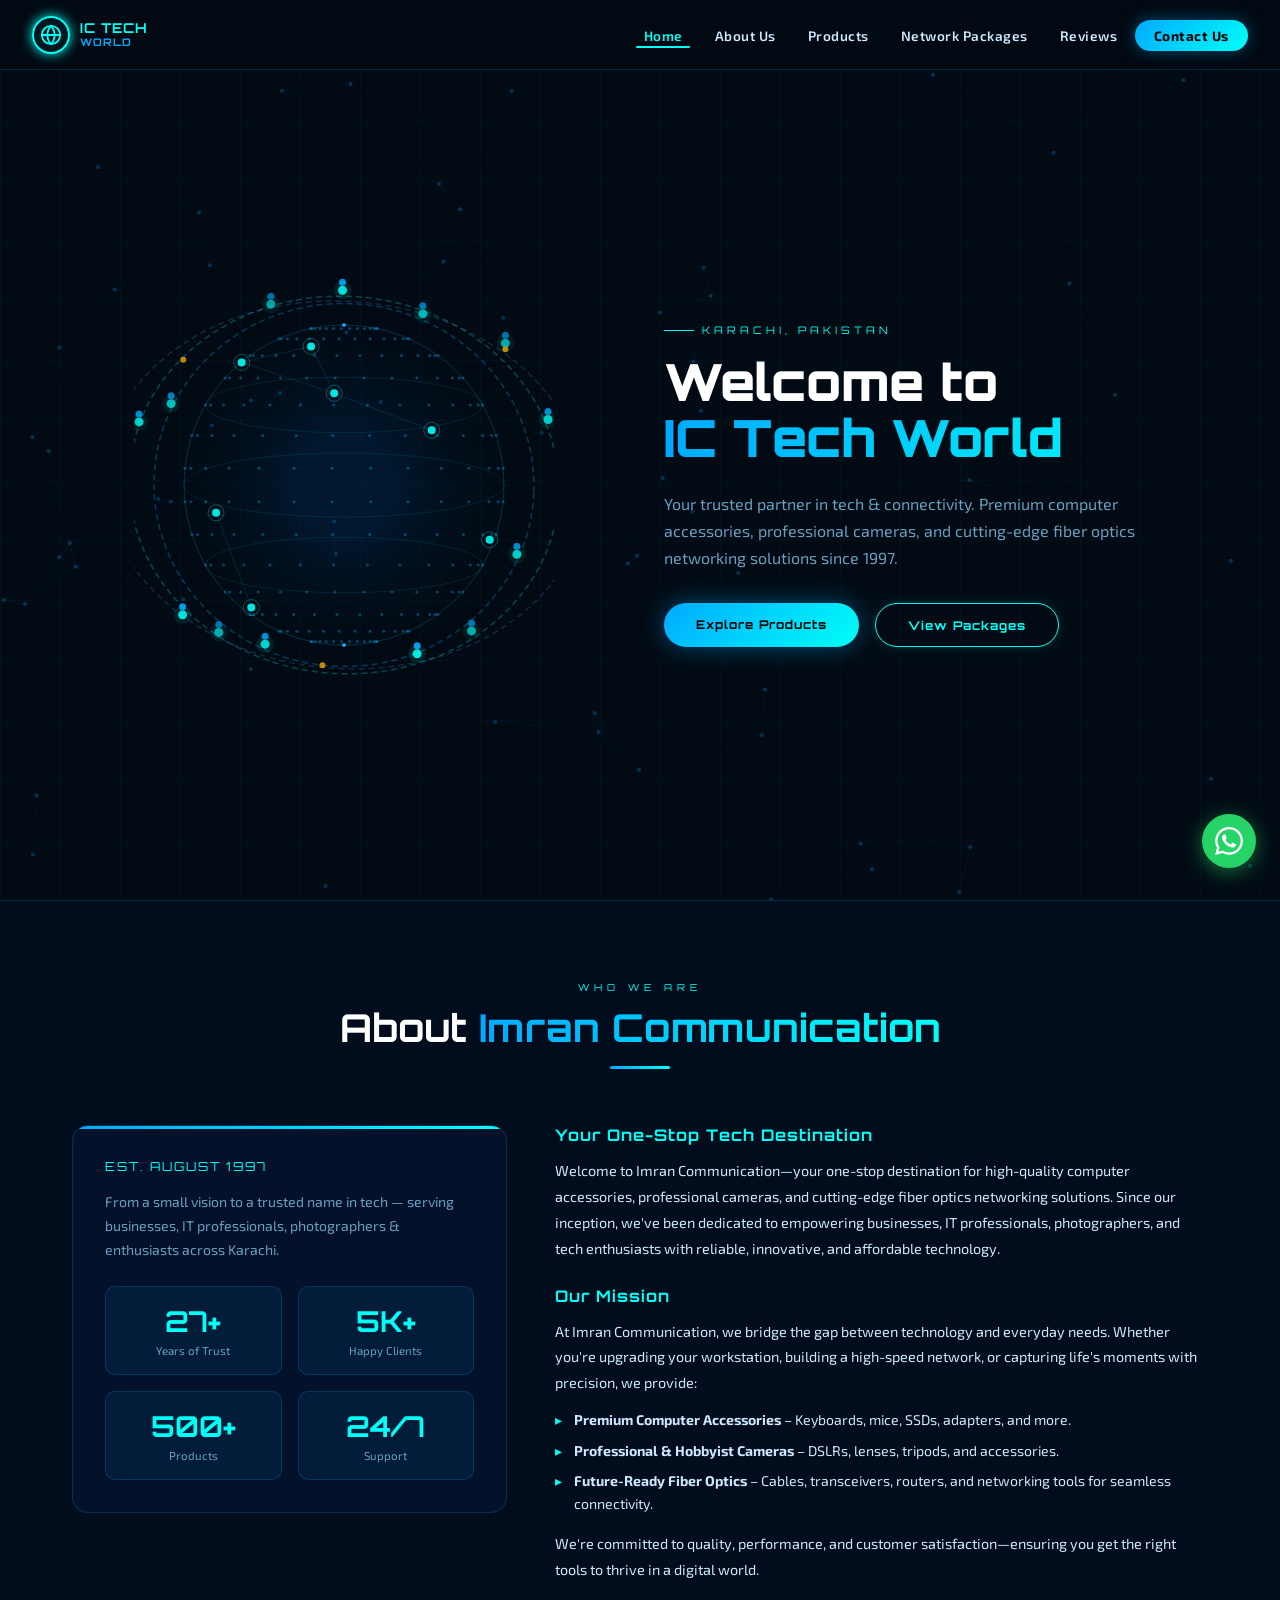
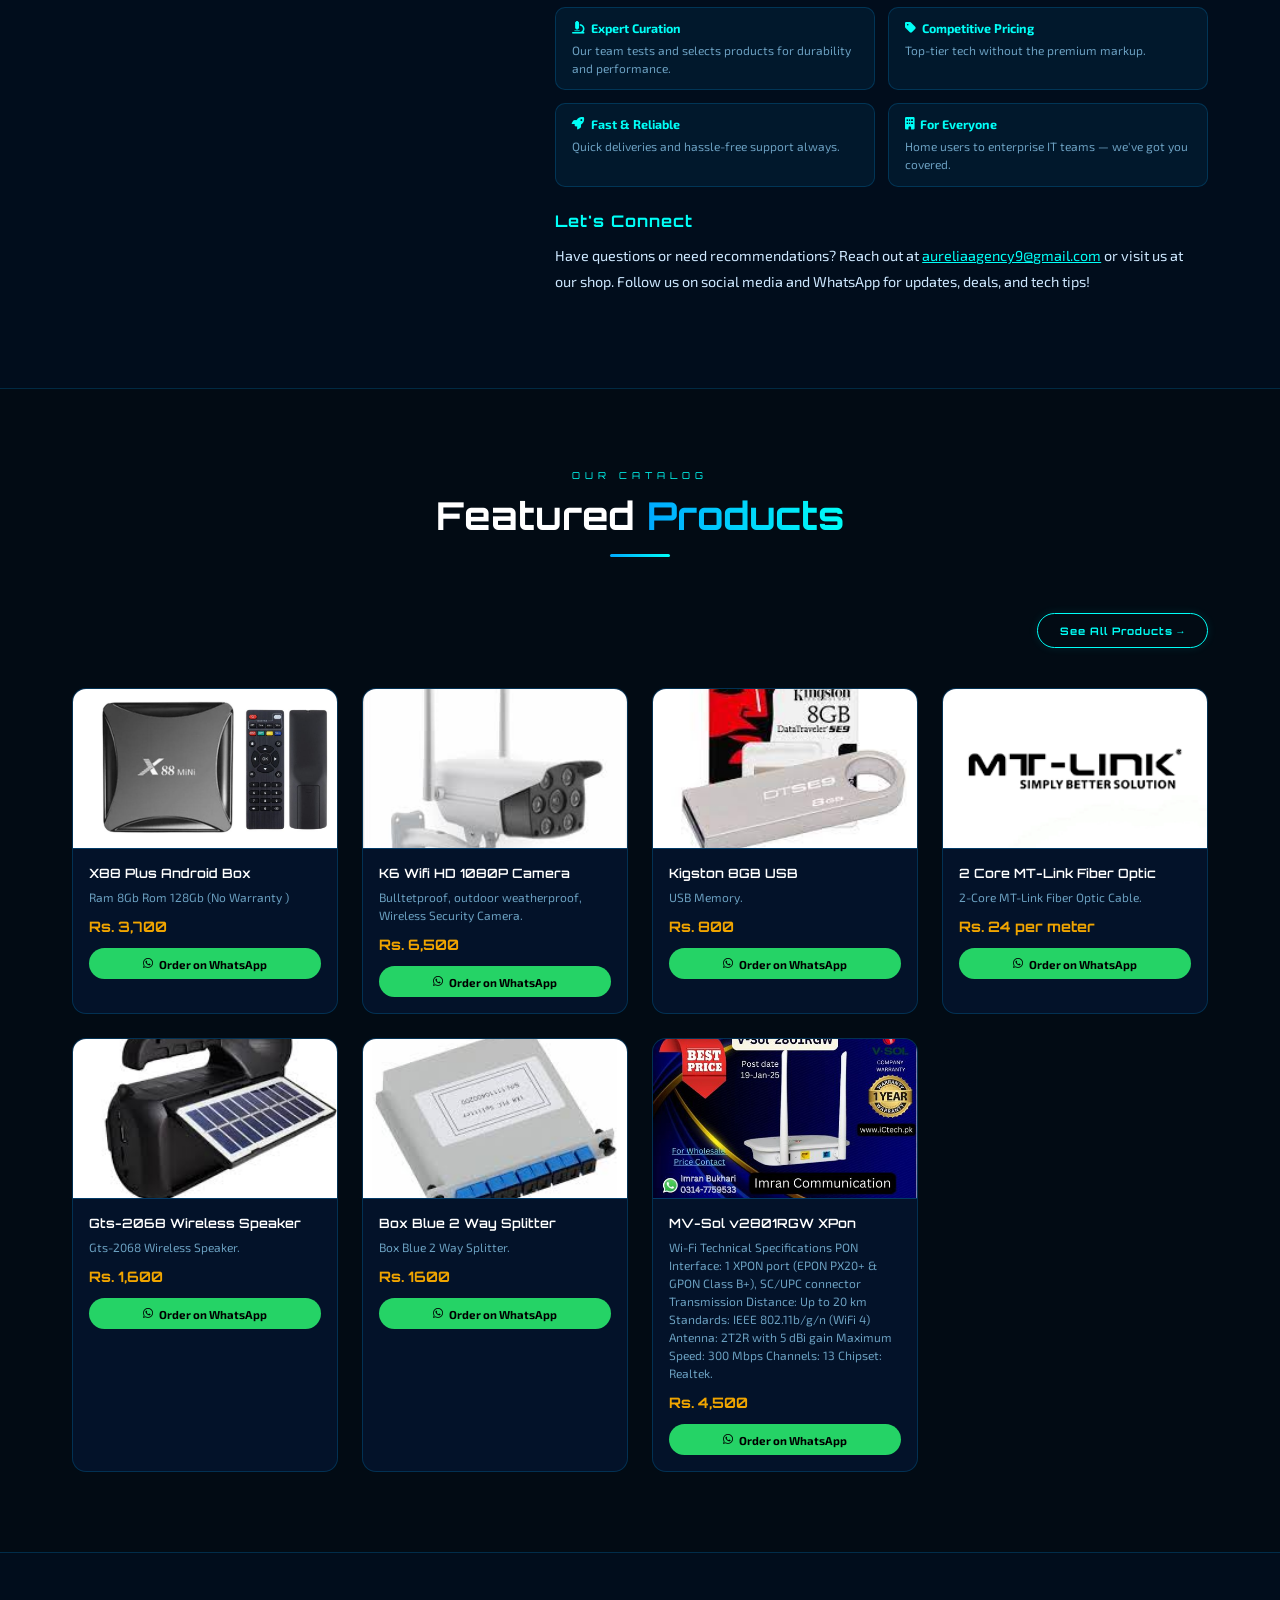
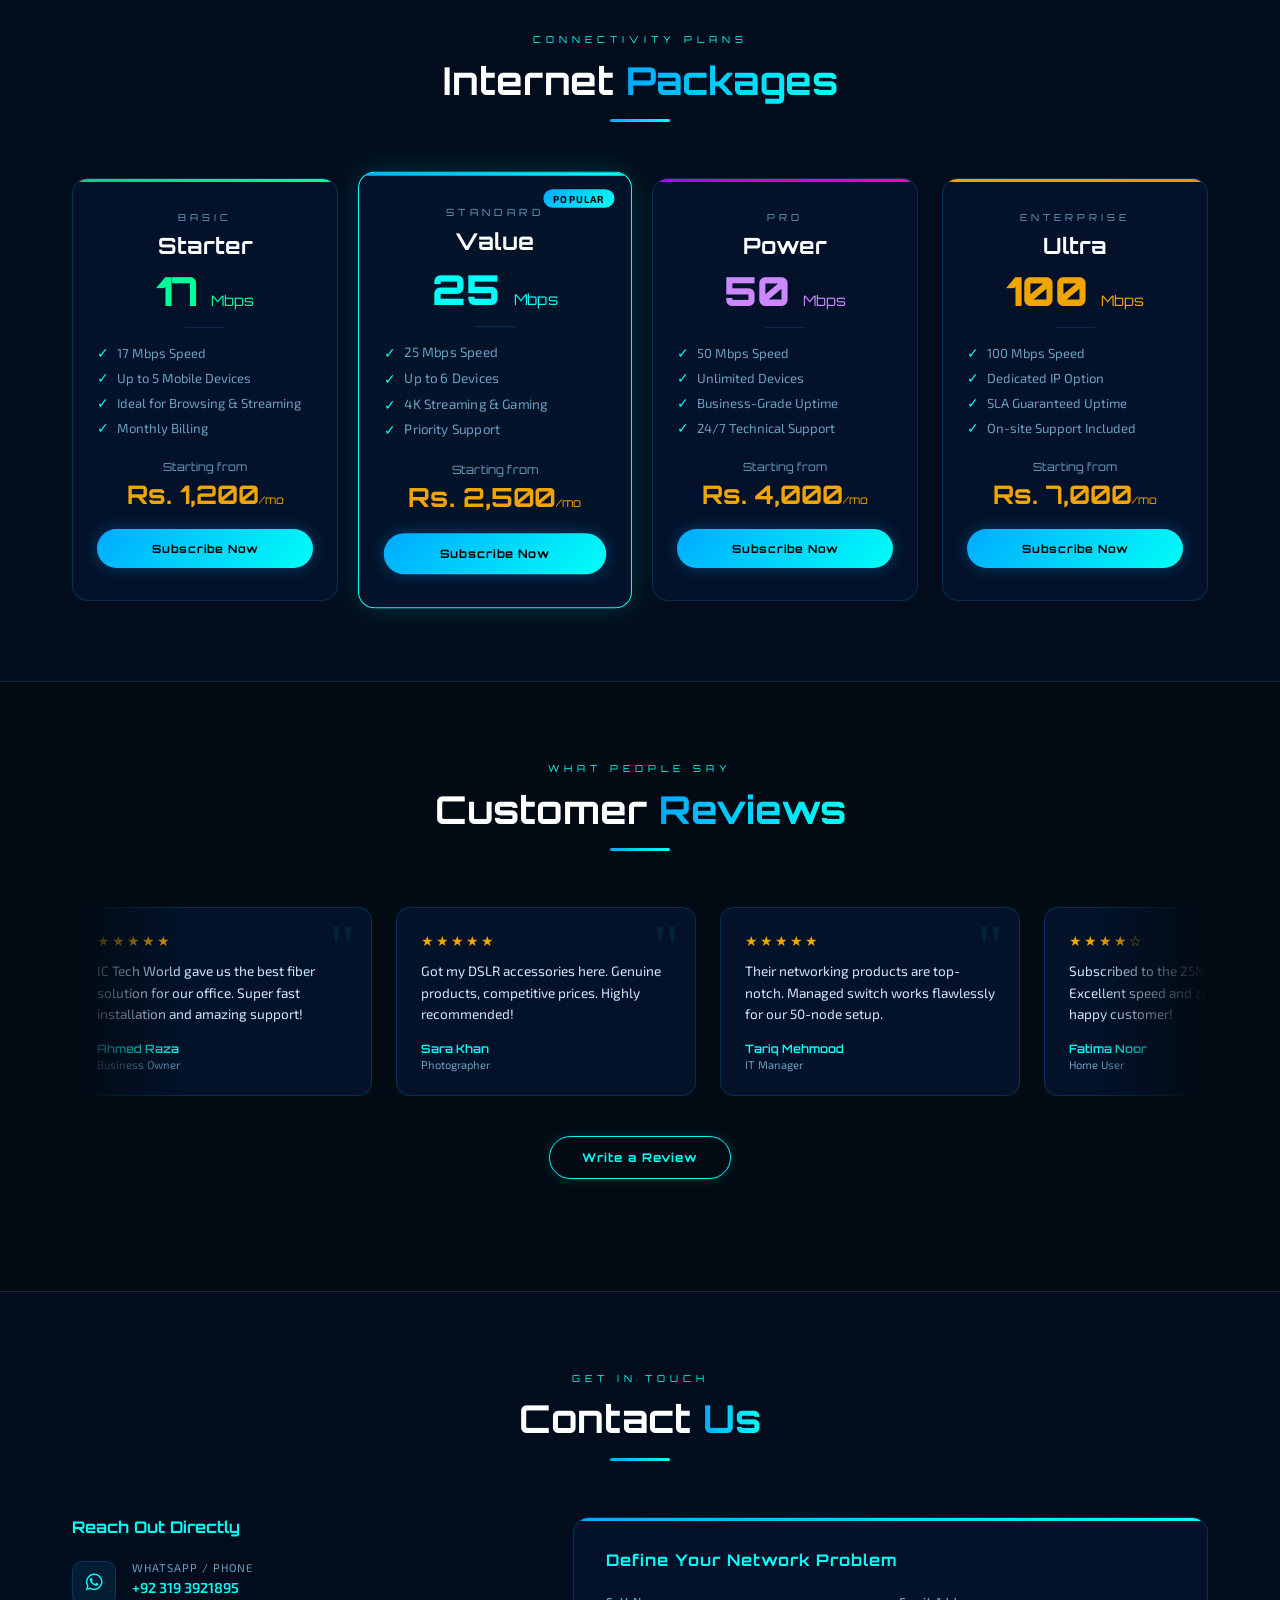
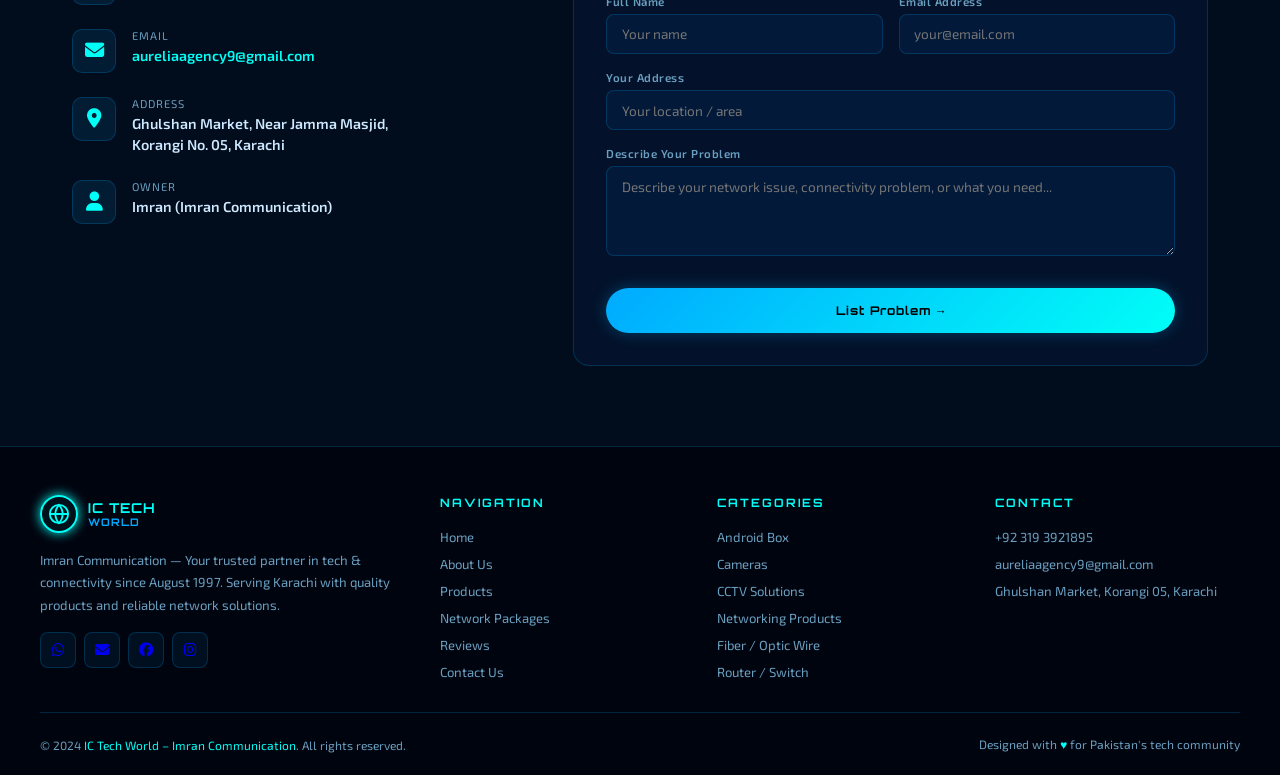
<file: index.html>
<!DOCTYPE html>
<html lang="en">
<head>
<meta charset="UTF-8"/>
<meta name="viewport" content="width=device-width, initial-scale=1.0"/>
<title>IC Tech World – Imran Communication</title>
<link rel="shortcut icon" href="./cropped_circle_image.ico" type="image/x-icon">
<link rel="stylesheet" href="https://cdnjs.cloudflare.com/ajax/libs/font-awesome/6.5.1/css/all.min.css"/>
<link rel="stylesheet" href="shared.css"/>
<link rel="stylesheet" href="index.css"/>
</head>
<body>

<!-- Background -->
<canvas id="bg-canvas"></canvas>
<div class="grid-overlay"></div>

<!-- ══ NAVBAR ═ -->
<nav id="navbar">
  <button class="hamburger" id="hamburger" aria-label="Menu">
    <span></span><span></span><span></span>
  </button>
  <a href="index.html" class="nav-logo">
    <div class="nav-logo-icon">
      <svg viewBox="0 0 24 24" fill="none" stroke="#00fff7" stroke-width="2">
        <circle cx="12" cy="12" r="10"/>
        <path d="M2 12h20M12 2a15.3 15.3 0 0 1 4 10 15.3 15.3 0 0 1-4 10 15.3 15.3 0 0 1-4-10 15.3 15.3 0 0 1 4-10z"/>
      </svg>
    </div>
    <div class="nav-logo-text">IC TECH<span>WORLD</span></div>
  </a>
  <ul class="nav-links">
    <li><a href="#home" class="active">Home</a></li>
    <li><a href="#about">About Us</a></li>
    <li><a href="#products">Products</a></li>
    <li><a href="#packages">Network Packages</a></li>
    <li><a href="#reviews">Reviews</a></li>
    <li><a href="#contact" class="btn-contact">Contact Us</a></li>
  </ul>
</nav>

<!-- Mobile Menu -->
<div class="mobile-menu" id="mobileMenu">
  <a href="#home"     onclick="closeMobile()">Home</a>
  <a href="#about"    onclick="closeMobile()">About Us</a>
  <a href="#products" onclick="closeMobile()">Products</a>
  <a href="#packages" onclick="closeMobile()">Network Packages</a>
  <a href="#reviews"  onclick="closeMobile()">Reviews</a>
  <a href="#contact"  class="btn-contact" onclick="closeMobile()">Contact Us</a>
</div>

<div class="page">

  <!-- ══ HERO ══ -->
  <section id="home">
    <div class="hero-inner">
      <div class="globe-wrap">
        <canvas id="globeCanvas" width="420" height="420"></canvas>
      </div>
      <div class="hero-text">
        <div class="hero-tag">Karachi, Pakistan</div>
        <h1 class="hero-title">
          Welcome to<br>
          <span class="line2">IC Tech World</span>
        </h1>
        <p class="hero-subtitle">
          Your trusted partner in tech &amp; connectivity. Premium computer accessories, professional cameras, and cutting-edge fiber optics networking solutions since 1997.
        </p>
        <div class="hero-btns">
          <a href="#products" class="btn-primary">Explore Products</a>
          <a href="#packages" class="btn-outline">View Packages</a>
        </div>
      </div>
    </div>
  </section>

  <!-- ══ ABOUT ══ -->
  <section id="about" class="sec-border">
    <div class="section-wrap">
      <div class="section-head">
        <p class="section-label">Who We Are</p>
        <h2 class="section-title">About <span class="hl">Imran Communication</span></h2>
        <div class="section-divider"></div>
      </div>
      <div class="about-grid">
        <div class="about-visual">
          <div class="about-card">
            <p style="font-size:0.78rem;color:var(--c-cyan);font-family:var(--font-display);letter-spacing:2px;margin-bottom:1rem;">EST. AUGUST 1997</p>
            <p style="font-size:0.88rem;color:var(--c-muted);line-height:1.7;">From a small vision to a trusted name in tech — serving businesses, IT professionals, photographers &amp; enthusiasts across Karachi.</p>
            <div class="about-stat-grid">
              <div class="about-stat"><span class="num">27+</span><span class="lbl">Years of Trust</span></div>
              <div class="about-stat"><span class="num">5K+</span><span class="lbl">Happy Clients</span></div>
              <div class="about-stat"><span class="num">500+</span><span class="lbl">Products</span></div>
              <div class="about-stat"><span class="num">24/7</span><span class="lbl">Support</span></div>
            </div>
          </div>
        </div>
        <div class="about-content">
          <h3>Your One-Stop Tech Destination</h3>
          <p>Welcome to Imran Communication—your one-stop destination for high-quality computer accessories, professional cameras, and cutting-edge fiber optics networking solutions. Since our inception, we've been dedicated to empowering businesses, IT professionals, photographers, and tech enthusiasts with reliable, innovative, and affordable technology.</p>
          <h3>Our Mission</h3>
          <p>At Imran Communication, we bridge the gap between technology and everyday needs. Whether you're upgrading your workstation, building a high-speed network, or capturing life's moments with precision, we provide:</p>
          <ul class="about-bullets">
            <li><strong>Premium Computer Accessories</strong> – Keyboards, mice, SSDs, adapters, and more.</li>
            <li><strong>Professional &amp; Hobbyist Cameras</strong> – DSLRs, lenses, tripods, and accessories.</li>
            <li><strong>Future-Ready Fiber Optics</strong> – Cables, transceivers, routers, and networking tools for seamless connectivity.</li>
          </ul>
          <p>We're committed to quality, performance, and customer satisfaction—ensuring you get the right tools to thrive in a digital world.</p>
          <div class="about-highlights">
            <div class="highlight-item">
              <div class="hi-title"><i class="fa-solid fa-microscope"></i> Expert Curation</div>
              <div class="hi-desc">Our team tests and selects products for durability and performance.</div>
            </div>
            <div class="highlight-item">
              <div class="hi-title"><i class="fa-solid fa-tag"></i> Competitive Pricing</div>
              <div class="hi-desc">Top-tier tech without the premium markup.</div>
            </div>
            <div class="highlight-item">
              <div class="hi-title"><i class="fa-solid fa-rocket"></i> Fast &amp; Reliable</div>
              <div class="hi-desc">Quick deliveries and hassle-free support always.</div>
            </div>
            <div class="highlight-item">
              <div class="hi-title"><i class="fa-solid fa-building"></i> For Everyone</div>
              <div class="hi-desc">Home users to enterprise IT teams — we've got you covered.</div>
            </div>
          </div>
          <h3>Let's Connect</h3>
          <p>Have questions or need recommendations? Reach out at <a href="mailto:aureliaagency9@gmail.com" style="color:var(--c-cyan)">aureliaagency9@gmail.com</a> or visit us at our shop. Follow us on social media and WhatsApp for updates, deals, and tech tips!</p>
        </div>
      </div>
    </div>
  </section>

  <!-- ══ PRODUCTS (Featured) ══ -->
  <section id="products" class="sec-border">
    <div class="section-wrap">
      <div class="section-head">
        <p class="section-label">Our Catalog</p>
        <h2 class="section-title">Featured <span class="hl">Products</span></h2>
        <div class="section-divider"></div>
      </div>
      <div class="products-header">
        <div></div>
        <a href="products.html" class="btn-see-all">See All Products &rarr;</a>
      </div>
      <div class="featured-grid" id="featuredGrid"></div>
    </div>
  </section>

  <!-- ══ PACKAGES ══ -->
  <section id="packages" class="sec-border">
    <div class="section-wrap">
      <div class="section-head">
        <p class="section-label">Connectivity Plans</p>
        <h2 class="section-title">Internet <span class="hl">Packages</span></h2>
        <div class="section-divider"></div>
      </div>
      <div class="packages-grid">
        <!-- Starter -->
        <div class="pkg-card low">
          <div class="pkg-tier">Basic</div>
          <div class="pkg-name">Starter</div>
          <div class="pkg-speed">17 <span class="pkg-speed-unit">Mbps</span></div>
          <div class="pkg-divider"></div>
          <ul class="pkg-features">
            <li><span class="check">&#10003;</span> 17 Mbps Speed</li>
            <li><span class="check">&#10003;</span> Up to 5 Mobile Devices</li>
            <li><span class="check">&#10003;</span> Ideal for Browsing &amp; Streaming</li>
            <li><span class="check">&#10003;</span> Monthly Billing</li>
          </ul>
          <div class="pkg-price">Starting from</div>
          <div class="pkg-price-val">Rs. 1,200<span style="font-size:0.7rem;font-weight:400;">/mo</span></div>
          <a class="btn-subscribe" href="https://wa.me/923193921895?text=Hello%20IC%20Tech%20World!%20I%20want%20to%20subscribe%20to%20the%20Starter%2010Mbps%20package.%20Please%20share%20details." target="_blank">Subscribe Now</a>
        </div>
        <!-- Standard -->
        <div class="pkg-card mid featured">
          <div class="pkg-badge">POPULAR</div>
          <div class="pkg-tier">Standard</div>
          <div class="pkg-name">Value</div>
          <div class="pkg-speed">25 <span class="pkg-speed-unit">Mbps</span></div>
          <div class="pkg-divider"></div>
          <ul class="pkg-features">
            <li><span class="check">&#10003;</span> 25 Mbps Speed</li>
            <li><span class="check">&#10003;</span> Up to 6 Devices</li>
            <li><span class="check">&#10003;</span> 4K Streaming &amp; Gaming</li>
            <li><span class="check">&#10003;</span> Priority Support</li>
          </ul>
          <div class="pkg-price">Starting from</div>
          <div class="pkg-price-val">Rs. 2,500<span style="font-size:0.7rem;font-weight:400;">/mo</span></div>
          <a class="btn-subscribe" href="https://wa.me/923193921895?text=Hello%20IC%20Tech%20World!%20I%20want%20to%20subscribe%20to%20the%20Value%2025Mbps%20package.%20Please%20share%20details." target="_blank">Subscribe Now</a>
        </div>
        <!-- Pro -->
        <div class="pkg-card high">
          <div class="pkg-tier">Pro</div>
          <div class="pkg-name">Power</div>
          <div class="pkg-speed">50 <span class="pkg-speed-unit">Mbps</span></div>
          <div class="pkg-divider"></div>
          <ul class="pkg-features">
            <li><span class="check">&#10003;</span> 50 Mbps Speed</li>
            <li><span class="check">&#10003;</span> Unlimited Devices</li>
            <li><span class="check">&#10003;</span> Business-Grade Uptime</li>
            <li><span class="check">&#10003;</span> 24/7 Technical Support</li>
          </ul>
          <div class="pkg-price">Starting from</div>
          <div class="pkg-price-val">Rs. 4,000<span style="font-size:0.7rem;font-weight:400;">/mo</span></div>
          <a class="btn-subscribe" href="https://wa.me/923193921895?text=Hello%20IC%20Tech%20World!%20I%20want%20to%20subscribe%20to%20the%20Power%2050Mbps%20package.%20Please%20share%20details." target="_blank">Subscribe Now</a>
        </div>
        <!-- Premium -->
        <div class="pkg-card premium">
          <div class="pkg-tier">Enterprise</div>
          <div class="pkg-name">Ultra</div>
          <div class="pkg-speed">100 <span class="pkg-speed-unit">Mbps</span></div>
          <div class="pkg-divider"></div>
          <ul class="pkg-features">
            <li><span class="check">&#10003;</span> 100 Mbps Speed</li>
            <li><span class="check">&#10003;</span> Dedicated IP Option</li>
            <li><span class="check">&#10003;</span> SLA Guaranteed Uptime</li>
            <li><span class="check">&#10003;</span> On-site Support Included</li>
          </ul>
          <div class="pkg-price">Starting from</div>
          <div class="pkg-price-val">Rs. 7,000<span style="font-size:0.7rem;font-weight:400;">/mo</span></div>
          <a class="btn-subscribe" href="https://wa.me/923193921895?text=Hello%20IC%20Tech%20World!%20I%20want%20to%20subscribe%20to%20the%20Ultra%20100Mbps%20package.%20Please%20share%20details." target="_blank">Subscribe Now</a>
        </div>
      </div>
    </div>
  </section>

  <!-- ══ REVIEWS ══ -->
  <section id="reviews" class="sec-border">
    <div class="section-wrap">
      <div class="section-head">
        <p class="section-label">What People Say</p>
        <h2 class="section-title">Customer <span class="hl">Reviews</span></h2>
        <div class="section-divider"></div>
      </div>
      <div class="reviews-track-wrap">
        <div class="reviews-track" id="reviewsTrack"></div>
      </div>
      <div style="text-align:center;margin-bottom:2rem;">
        <button class="btn-outline" onclick="toggleAddReview()">Write a Review</button>
      </div>
      <div class="add-review-wrap" id="addReviewWrap" style="display:none;">
        <h3>Share Your Experience</h3>
        <div class="form-row">
          <div class="form-group">
            <label>Your Name</label>
            <input type="text" id="rName" placeholder="Enter your name"/>
          </div>
          <div class="form-group">
            <label>Rating</label>
            <div class="star-input" id="starInput">
              <span class="star" data-v="1">&#9733;</span>
              <span class="star" data-v="2">&#9733;</span>
              <span class="star" data-v="3">&#9733;</span>
              <span class="star" data-v="4">&#9733;</span>
              <span class="star" data-v="5">&#9733;</span>
            </div>
          </div>
        </div>
        <div class="form-group" style="margin-bottom:1rem;">
          <label>Your Review</label>
          <textarea id="rText" placeholder="Tell us about your experience..."></textarea>
        </div>
        <button class="btn-submit" onclick="postReview()">Post Review</button>
      </div>
    </div>
  </section>

  <!-- ══ CONTACT ══ -->
  <section id="contact" class="sec-border">
    <div class="section-wrap">
      <div class="section-head">
        <p class="section-label">Get In Touch</p>
        <h2 class="section-title">Contact <span class="hl">Us</span></h2>
        <div class="section-divider"></div>
      </div>
      <div class="contact-grid">
        <div class="contact-info">
          <h3>Reach Out Directly</h3>
          <div class="contact-item">
            <div class="contact-icon"><i class="fa-brands fa-whatsapp"></i></div>
            <div>
              <div class="ci-label">WHATSAPP / PHONE</div>
              <div class="ci-val"><a href="https://wa.me/923193921895">+92 319 3921895</a></div>
            </div>
          </div>
          <div class="contact-item">
            <div class="contact-icon"><i class="fa-solid fa-envelope"></i></div>
            <div>
              <div class="ci-label">EMAIL</div>
              <div class="ci-val"><a href="mailto:aureliaagency9@gmail.com">aureliaagency9@gmail.com</a></div>
            </div>
          </div>
          <div class="contact-item">
            <div class="contact-icon"><i class="fa-solid fa-location-dot"></i></div>
            <div>
              <div class="ci-label">ADDRESS</div>
              <div class="ci-val">Ghulshan Market, Near Jamma Masjid,<br>Korangi No. 05, Karachi</div>
            </div>
          </div>
          <div class="contact-item">
            <div class="contact-icon"><i class="fa-solid fa-user"></i></div>
            <div>
              <div class="ci-label">OWNER</div>
              <div class="ci-val">Imran (Imran Communication)</div>
            </div>
          </div>
        </div>
        <div class="contact-form-box">
          <h3>Define Your Network Problem</h3>
          <div class="form-row">
            <div class="form-group">
              <label>Full Name</label>
              <input type="text" id="cName" placeholder="Your name"/>
            </div>
            <div class="form-group">
              <label>Email Address</label>
              <input type="email" id="cEmail" placeholder="your@email.com"/>
            </div>
          </div>
          <div class="form-group" style="margin-bottom:1rem;">
            <label>Your Address</label>
            <input type="text" id="cAddr" placeholder="Your location / area"/>
          </div>
          <div class="form-group" style="margin-bottom:1rem;">
            <label>Describe Your Problem</label>
            <textarea id="cProblem" placeholder="Describe your network issue, connectivity problem, or what you need..."></textarea>
          </div>
          <button class="btn-submit" onclick="listProblem()">List Problem &rarr;</button>
        </div>
      </div>
    </div>
  </section>

</div><!-- end .page -->

<!-- ══ FOOTER ══ -->
<footer>
  <div class="footer-grid">
    <div class="footer-brand">
      <a href="index.html" class="nav-logo">
        <div class="nav-logo-icon">
          <svg viewBox="0 0 24 24" fill="none" stroke="#00fff7" stroke-width="2" width="22" height="22">
            <circle cx="12" cy="12" r="10"/>
            <path d="M2 12h20M12 2a15.3 15.3 0 0 1 4 10 15.3 15.3 0 0 1-4 10 15.3 15.3 0 0 1-4-10 15.3 15.3 0 0 1 4-10z"/>
          </svg>
        </div>
        <div class="nav-logo-text">IC TECH<span>WORLD</span></div>
      </a>
      <p>Imran Communication — Your trusted partner in tech &amp; connectivity since August 1997. Serving Karachi with quality products and reliable network solutions.</p>
      <div class="social-links">
        <a href="https://wa.me/923193921895" target="_blank" class="social-link" title="WhatsApp"><i class="fa-brands fa-whatsapp"></i></a>
        <a href="mailto:aureliaagency9@gmail.com" class="social-link" title="Email"><i class="fa-solid fa-envelope"></i></a>
        <a href="#" class="social-link" title="Facebook"><i class="fa-brands fa-facebook"></i></a>
        <a href="#" class="social-link" title="Instagram"><i class="fa-brands fa-instagram"></i></a>
      </div>
    </div>
    <div class="footer-col">
      <h4>Navigation</h4>
      <ul>
        <li><a href="#home">Home</a></li>
        <li><a href="#about">About Us</a></li>
        <li><a href="#products">Products</a></li>
        <li><a href="#packages">Network Packages</a></li>
        <li><a href="#reviews">Reviews</a></li>
        <li><a href="#contact">Contact Us</a></li>
      </ul>
    </div>
    <div class="footer-col">
      <h4>Categories</h4>
      <ul>
        <li><a href="products.html">Android Box</a></li>
        <li><a href="products.html">Cameras</a></li>
        <li><a href="products.html">CCTV Solutions</a></li>
        <li><a href="products.html">Networking Products</a></li>
        <li><a href="products.html">Fiber / Optic Wire</a></li>
        <li><a href="products.html">Router / Switch</a></li>
      </ul>
    </div>
    <div class="footer-col">
      <h4>Contact</h4>
      <ul>
        <li><a href="https://wa.me/923193921895">+92 319 3921895</a></li>
        <li><a href="mailto:aureliaagency9@gmail.com">aureliaagency9@gmail.com</a></li>
        <li><a href="#contact">Ghulshan Market, Korangi 05, Karachi</a></li>
      </ul>
    </div>
  </div>
  <div class="footer-bottom">
    <p>&copy; 2024 <span>IC Tech World – Imran Communication</span>. All rights reserved.</p>
    <p>Designed with <span>&#9829;</span> for Pakistan's tech community</p>
  </div>
</footer>

<!-- Scroll Top Arrow -->
<button class="scroll-top" id="scrollTop" onclick="window.scrollTo({top:0,behavior:'smooth'})">
  <svg viewBox="0 0 24 24" stroke-width="2.5" stroke-linecap="round" stroke-linejoin="round">
    <path d="M18 15l-6-6-6 6"/>
  </svg>
</button>

<!-- Floating WhatsApp -->
<a href="https://wa.me/923193921895?text=Hello%20IC%20Tech%20World!%20I%20need%20assistance." target="_blank" class="float-wa" title="WhatsApp Us">
  <svg viewBox="0 0 24 24" fill="#fff" xmlns="http://www.w3.org/2000/svg">
    <path d="M17.472 14.382c-.297-.149-1.758-.867-2.03-.967-.273-.099-.471-.148-.67.15-.197.297-.767.966-.94 1.164-.173.199-.347.223-.644.075-.297-.15-1.255-.463-2.39-1.475-.883-.788-1.48-1.761-1.653-2.059-.173-.297-.018-.458.13-.606.134-.133.298-.347.446-.52.149-.174.198-.298.298-.497.099-.198.05-.371-.025-.52-.075-.149-.669-1.612-.916-2.207-.242-.579-.487-.5-.669-.51-.173-.008-.371-.01-.57-.01-.198 0-.52.074-.792.372-.272.297-1.04 1.016-1.04 2.479 0 1.462 1.065 2.875 1.213 3.074.149.198 2.096 3.2 5.077 4.487.709.306 1.262.489 1.694.625.712.227 1.36.195 1.871.118.571-.085 1.758-.719 2.006-1.413.248-.694.248-1.289.173-1.413-.074-.124-.272-.198-.57-.347m-5.421 7.403h-.004a9.87 9.87 0 0 1-5.031-1.378l-.361-.214-3.741.982.998-3.648-.235-.374a9.86 9.86 0 0 1-1.51-5.26c.001-5.45 4.436-9.884 9.888-9.884 2.64 0 5.122 1.03 6.988 2.898a9.825 9.825 0 0 1 2.893 6.994c-.003 5.45-4.437 9.884-9.885 9.884m8.413-18.297A11.815 11.815 0 0 0 12.05 0C5.495 0 .16 5.335.157 11.892c0 2.096.547 4.142 1.588 5.945L.057 24l6.305-1.654a11.882 11.882 0 0 0 5.683 1.448h.005c6.554 0 11.89-5.335 11.893-11.893a11.821 11.821 0 0 0-3.48-8.413z"/>
  </svg>
</a>

<!-- Toast -->
<div class="toast" id="toast"></div>

<script src="shared.js"></script>
<script src="index.js"></script>
</body>
</html>
</file>
<file: shared.css>
/* ══════════════════════════════════════════
   shared.css — IC Tech World
   Common styles used by index + products
══════════════════════════════════════════ */

@import url('https://fonts.googleapis.com/css2?family=Orbitron:wght@400;600;700;900&family=Exo+2:ital,wght@0,300;0,400;0,600;0,700;1,400&display=swap');
@import url('https://cdnjs.cloudflare.com/ajax/libs/font-awesome/6.5.1/css/all.min.css');

:root {
  --c-bg: #020b14;
  --c-surface: #041020;
  --c-panel: rgba(4,20,45,0.85);
  --c-blue: #00aaff;
  --c-cyan: #00fff7;
  --c-accent: #0066cc;
  --c-gold: #f0a500;
  --c-text: #cde8ff;
  --c-muted: #6a9fc0;
  --c-border: rgba(0,170,255,0.2);
  --nav-h: 70px;
  --font-display: 'Orbitron', monospace;
  --font-body: 'Exo 2', sans-serif;
}

*, *::before, *::after { box-sizing: border-box; margin: 0; padding: 0; }
html { scroll-behavior: smooth; }
body {
  background: var(--c-bg);
  color: var(--c-text);
  font-family: var(--font-body);
  overflow-x: hidden;
  min-height: 100vh;
}

/* ── BACKGROUND ── */
#bg-canvas {
  position: fixed;
  inset: 0;
  z-index: 0;
  pointer-events: none;
}
.grid-overlay {
  position: fixed;
  inset: 0;
  z-index: 0;
  pointer-events: none;
  background-image:
    linear-gradient(rgba(0,170,255,0.04) 1px, transparent 1px),
    linear-gradient(90deg, rgba(0,170,255,0.04) 1px, transparent 1px);
  background-size: 60px 60px;
}

/* ── NAVBAR ── */
#navbar {
  position: fixed;
  top: 0; left: 0; right: 0;
  height: var(--nav-h);
  z-index: 1000;
  display: flex;
  align-items: center;
  justify-content: space-between;
  padding: 0 2rem;
  background: rgba(2,11,20,0.95);
  border-bottom: 1px solid var(--c-border);
  backdrop-filter: blur(12px);
  -webkit-backdrop-filter: blur(12px);
}
.nav-logo {
  display: flex;
  align-items: center;
  gap: 0.6rem;
  text-decoration: none;
  order: 2;
}
.nav-logo-icon {
  width: 38px; height: 38px;
  border: 2px solid var(--c-cyan);
  border-radius: 50%;
  display: flex; align-items: center; justify-content: center;
  box-shadow: 0 0 12px var(--c-cyan);
  background: rgba(0,255,247,0.05);
}
.nav-logo-icon svg { width: 22px; height: 22px; }
.nav-logo-text {
  font-family: var(--font-display);
  font-size: 0.85rem;
  font-weight: 700;
  color: var(--c-cyan);
  letter-spacing: 1px;
  line-height: 1.2;
}
.nav-logo-text span { color: var(--c-blue); font-size: 0.65rem; display: block; }

.nav-links {
  display: flex;
  align-items: center;
  gap: 0.2rem;
  list-style: none;
  order: 3;
}
.nav-links a {
  color: var(--c-text);
  text-decoration: none;
  font-family: var(--font-body);
  font-size: 0.85rem;
  font-weight: 600;
  padding: 0.4rem 0.9rem;
  border-radius: 4px;
  transition: all 0.3s;
  letter-spacing: 0.5px;
  position: relative;
}
.nav-links a::after {
  content: '';
  position: absolute;
  bottom: 2px; left: 50%; right: 50%;
  height: 2px;
  background: var(--c-cyan);
  transition: all 0.3s;
  border-radius: 2px;
}
.nav-links a:hover { color: var(--c-cyan); }
.nav-links a:hover::after { left: 10%; right: 10%; }
.nav-links a.active { color: var(--c-cyan); }
.nav-links a.active::after { left: 10%; right: 10%; }

.btn-contact {
  background: linear-gradient(135deg, var(--c-blue), var(--c-cyan));
  color: #000 !important;
  font-weight: 700 !important;
  padding: 0.45rem 1.2rem !important;
  border-radius: 30px !important;
  box-shadow: 0 0 15px rgba(0,170,255,0.4);
  transition: all 0.3s !important;
}
.btn-contact:hover {
  box-shadow: 0 0 25px rgba(0,255,247,0.6) !important;
  transform: translateY(-1px);
}
.btn-contact::after { display: none !important; }

/* hamburger */
.hamburger {
  display: none;
  flex-direction: column;
  gap: 5px;
  cursor: pointer;
  order: 1;
  padding: 4px;
  background: none;
  border: none;
}
.hamburger span {
  display: block;
  width: 25px; height: 2px;
  background: var(--c-cyan);
  border-radius: 2px;
  transition: all 0.3s;
}
.hamburger.open span:nth-child(1) { transform: rotate(45deg) translate(5px, 5px); }
.hamburger.open span:nth-child(2) { opacity: 0; }
.hamburger.open span:nth-child(3) { transform: rotate(-45deg) translate(5px, -5px); }

/* mobile nav */
.mobile-menu {
  display: none;
  position: fixed;
  top: var(--nav-h);
  left: 0; right: 0;
  background: rgba(2,11,20,0.98);
  border-bottom: 1px solid var(--c-border);
  padding: 1rem;
  z-index: 999;
  flex-direction: column;
  gap: 0.3rem;
  backdrop-filter: blur(12px);
}
.mobile-menu.open { display: flex; }
.mobile-menu a {
  color: var(--c-text);
  text-decoration: none;
  font-size: 0.9rem;
  font-weight: 600;
  padding: 0.7rem 1rem;
  border-radius: 6px;
  border: 1px solid transparent;
  transition: all 0.3s;
}
.mobile-menu a:hover { border-color: var(--c-border); color: var(--c-cyan); }
.mobile-menu .btn-contact {
  background: linear-gradient(135deg, var(--c-blue), var(--c-cyan));
  color: #000 !important;
  text-align: center;
  margin-top: 0.5rem;
  border-radius: 30px !important;
}

/* ── SECTION HELPERS ── */
.page { position: relative; z-index: 1; }
section { position: relative; }
.sec-border { border-top: 1px solid var(--c-border); }

.section-wrap {
  max-width: 1200px;
  margin: 0 auto;
  padding: 5rem 2rem;
}
.section-head {
  text-align: center;
  margin-bottom: 3.5rem;
}
.section-label {
  font-family: var(--font-display);
  font-size: 0.6rem;
  letter-spacing: 5px;
  color: var(--c-cyan);
  text-transform: uppercase;
  margin-bottom: 0.7rem;
}
.section-title {
  font-family: var(--font-display);
  font-size: clamp(1.5rem, 3vw, 2.4rem);
  font-weight: 700;
  color: #fff;
  line-height: 1.2;
}
.section-title .hl {
  background: linear-gradient(90deg, var(--c-blue), var(--c-cyan));
  -webkit-background-clip: text;
  -webkit-text-fill-color: transparent;
  background-clip: text;
}
.section-divider {
  width: 60px; height: 3px;
  background: linear-gradient(90deg, var(--c-blue), var(--c-cyan));
  margin: 1rem auto 0;
  border-radius: 3px;
}

/* ── BUTTONS ── */
.btn-primary {
  background: linear-gradient(135deg, var(--c-blue), var(--c-cyan));
  color: #000;
  font-family: var(--font-display);
  font-size: 0.75rem;
  font-weight: 700;
  letter-spacing: 1px;
  padding: 0.85rem 2rem;
  border-radius: 30px;
  border: none;
  cursor: pointer;
  text-decoration: none;
  display: inline-block;
  box-shadow: 0 0 25px rgba(0,170,255,0.4);
  transition: all 0.3s;
}
.btn-primary:hover { box-shadow: 0 0 35px rgba(0,255,247,0.6); transform: translateY(-2px); }

.btn-outline {
  background: transparent;
  color: var(--c-cyan);
  font-family: var(--font-display);
  font-size: 0.75rem;
  font-weight: 700;
  letter-spacing: 1px;
  padding: 0.83rem 2rem;
  border-radius: 30px;
  border: 1px solid var(--c-cyan);
  cursor: pointer;
  text-decoration: none;
  display: inline-block;
  transition: all 0.3s;
  box-shadow: 0 0 12px rgba(0,255,247,0.15);
}
.btn-outline:hover { background: rgba(0,255,247,0.1); box-shadow: 0 0 20px rgba(0,255,247,0.3); }

/* ── PRODUCT CARD ── */
.product-card {
  background: var(--c-panel);
  border: 1px solid var(--c-border);
  border-radius: 14px;
  overflow: hidden;
  transition: all 0.3s;
  position: relative;
}
.product-card::before {
  content: '';
  position: absolute;
  top: 0; left: 0; right: 0;
  height: 2px;
  background: linear-gradient(90deg, var(--c-blue), var(--c-cyan));
  opacity: 0;
  transition: opacity 0.3s;
}
.product-card:hover { transform: translateY(-4px); box-shadow: 0 12px 30px rgba(0,170,255,0.15); }
.product-card:hover::before { opacity: 1; }
.product-img {
  width: 100%; height: 160px;
  background: rgba(0,60,120,0.3);
  display: flex; align-items: center; justify-content: center;
  font-size: 3rem;
  border-bottom: 1px solid var(--c-border);
}
.product-fa-icon {
  font-size: 3rem;
  color: var(--c-cyan);
  opacity: 0.7;
}
.product-img-photo {
  width: 100%;
  height: 100%;
  object-fit: cover;
  object-position: center;
  display: block;
  transition: transform 0.3s;
}
.product-card:hover .product-img-photo {
  transform: scale(1.05);
}
.product-info { padding: 1rem; }
.product-name {
  font-family: var(--font-display);
  font-size: 0.8rem;
  font-weight: 600;
  color: #fff;
  margin-bottom: 0.4rem;
}
.product-desc {
  font-size: 0.75rem;
  color: var(--c-muted);
  line-height: 1.5;
  margin-bottom: 0.7rem;
}
.product-price {
  font-family: var(--font-display);
  font-size: 0.9rem;
  font-weight: 700;
  color: var(--c-gold);
  margin-bottom: 0.8rem;
}
.btn-whatsapp {
  display: flex;
  align-items: center;
  justify-content: center;
  gap: 0.4rem;
  background: #25d366;
  color: #000;
  font-weight: 700;
  font-size: 0.72rem;
  padding: 0.55rem 1rem;
  border-radius: 30px;
  text-decoration: none;
  transition: all 0.3s;
  border: none;
  cursor: pointer;
  width: 100%;
}
.btn-whatsapp:hover { background: #1ebe5d; transform: scale(1.02); }

/* ── FORMS ── */
.form-row {
  display: grid;
  grid-template-columns: 1fr 1fr;
  gap: 1rem;
  margin-bottom: 1rem;
}
.form-group {
  display: flex;
  flex-direction: column;
  gap: 0.4rem;
}
.form-group label {
  font-size: 0.72rem;
  color: var(--c-muted);
  font-weight: 600;
  letter-spacing: 0.5px;
}
.form-group input,
.form-group textarea,
.form-group select {
  background: rgba(0,60,120,0.2);
  border: 1px solid var(--c-border);
  border-radius: 8px;
  color: var(--c-text);
  font-family: var(--font-body);
  font-size: 0.85rem;
  padding: 0.65rem 0.9rem;
  outline: none;
  transition: border-color 0.3s;
  width: 100%;
}
.form-group input:focus,
.form-group textarea:focus,
.form-group select:focus {
  border-color: var(--c-cyan);
  box-shadow: 0 0 8px rgba(0,255,247,0.15);
}
.form-group textarea { resize: vertical; min-height: 90px; }

/* ── FLOATING BUTTONS ── */
.float-wa {
  position: fixed;
  bottom: 2rem;
  right: 1.5rem;
  z-index: 900;
  width: 54px; height: 54px;
  background: #25d366;
  border-radius: 50%;
  display: flex; align-items: center; justify-content: center;
  box-shadow: 0 4px 20px rgba(37,211,102,0.5);
  text-decoration: none;
  animation: pulseWa 2.5s ease-in-out infinite;
  transition: transform 0.3s;
}
.float-wa:hover { transform: scale(1.1); }
@keyframes pulseWa {
  0%,100% { box-shadow: 0 4px 20px rgba(37,211,102,0.5); }
  50% { box-shadow: 0 4px 35px rgba(37,211,102,0.8), 0 0 0 8px rgba(37,211,102,0.1); }
}
.float-wa svg { width: 28px; height: 28px; }

.scroll-top {
  position: fixed;
  bottom: 7rem;
  right: 1.5rem;
  z-index: 900;
  width: 46px; height: 46px;
  background: rgba(0,170,255,0.15);
  border: 1px solid var(--c-cyan);
  border-radius: 50%;
  display: none;
  align-items: center;
  justify-content: center;
  cursor: pointer;
  transition: all 0.3s;
  box-shadow: 0 0 15px rgba(0,170,255,0.3);
}
.scroll-top.visible { display: flex; }
.scroll-top:hover { background: rgba(0,255,247,0.25); box-shadow: 0 0 25px rgba(0,255,247,0.5); }
.scroll-top svg { width: 20px; height: 20px; stroke: var(--c-cyan); fill: none; }

/* ── TOAST ── */
.toast {
  position: fixed;
  bottom: 5rem;
  right: 1.5rem;
  z-index: 9999;
  background: linear-gradient(135deg, var(--c-blue), var(--c-cyan));
  color: #000;
  font-weight: 700;
  font-size: 0.85rem;
  padding: 0.9rem 1.5rem;
  border-radius: 10px;
  display: none;
  animation: slideIn 0.3s ease;
}
.toast.show { display: block; }
@keyframes slideIn {
  from { transform: translateX(100px); opacity: 0; }
  to   { transform: translateX(0); opacity: 1; }
}

/* ── FOOTER ── */
footer {
  background: rgba(0,5,15,0.95);
  border-top: 1px solid var(--c-border);
  padding: 3rem 2rem 1.5rem;
  position: relative;
  z-index: 1;
}
.footer-grid {
  max-width: 1200px;
  margin: 0 auto;
  display: grid;
  grid-template-columns: 1.5fr 1fr 1fr 1fr;
  gap: 2rem;
  margin-bottom: 2rem;
}
.footer-brand p {
  font-size: 0.82rem;
  color: var(--c-muted);
  line-height: 1.7;
  margin-bottom: 1rem;
  margin-top: 1rem;
}
.social-links { display: flex; gap: 0.5rem; }
.social-link {
  width: 36px; height: 36px;
  background: rgba(0,170,255,0.08);
  border: 1px solid var(--c-border);
  border-radius: 8px;
  display: flex; align-items: center; justify-content: center;
  font-size: 0.9rem;
  text-decoration: none;
  transition: all 0.3s;
}
.social-link:hover { background: rgba(0,255,247,0.15); border-color: var(--c-cyan); }
.footer-col h4 {
  font-family: var(--font-display);
  font-size: 0.72rem;
  letter-spacing: 2px;
  color: var(--c-cyan);
  margin-bottom: 1rem;
  text-transform: uppercase;
}
.footer-col ul { list-style: none; display: flex; flex-direction: column; gap: 0.5rem; }
.footer-col ul li a {
  font-size: 0.82rem;
  color: var(--c-muted);
  text-decoration: none;
  transition: color 0.3s;
}
.footer-col ul li a:hover { color: var(--c-cyan); }
.footer-bottom {
  max-width: 1200px;
  margin: 0 auto;
  border-top: 1px solid var(--c-border);
  padding-top: 1.5rem;
  display: flex;
  justify-content: space-between;
  align-items: center;
  flex-wrap: wrap;
  gap: 1rem;
}
.footer-bottom p { font-size: 0.75rem; color: var(--c-muted); }
.footer-bottom span { color: var(--c-cyan); }

/* ── PRODUCT MODAL ── */
.modal-overlay {
  position: fixed;
  inset: 0;
  z-index: 2000;
  background: rgba(2,11,20,0.85);
  backdrop-filter: blur(8px);
  -webkit-backdrop-filter: blur(8px);
  display: flex;
  align-items: center;
  justify-content: center;
  padding: 1rem;
  opacity: 0;
  visibility: hidden;
  transition: opacity 0.3s, visibility 0.3s;
}
.modal-overlay.open {
  opacity: 1;
  visibility: visible;
}
.modal-box {
  background: var(--c-surface);
  border: 1px solid var(--c-border);
  border-radius: 18px;
  width: 100%;
  max-width: 540px;
  max-height: 90vh;
  overflow-y: auto;
  position: relative;
  transform: translateY(30px) scale(0.97);
  transition: transform 0.35s cubic-bezier(0.34,1.56,0.64,1);
  box-shadow: 0 30px 80px rgba(0,0,0,0.6), 0 0 0 1px rgba(0,170,255,0.1);
}
.modal-overlay.open .modal-box {
  transform: translateY(0) scale(1);
}
.modal-close {
  position: absolute;
  top: 1rem;
  right: 1rem;
  z-index: 10;
  width: 36px;
  height: 36px;
  background: rgba(0,170,255,0.1);
  border: 1px solid var(--c-border);
  border-radius: 50%;
  color: var(--c-muted);
  font-size: 1.1rem;
  cursor: pointer;
  display: flex;
  align-items: center;
  justify-content: center;
  transition: all 0.3s;
}
.modal-close:hover { background: rgba(0,255,247,0.15); color: var(--c-cyan); border-color: var(--c-cyan); }
.modal-img {
  width: 100%;
  height: 240px;
  background: rgba(0,60,120,0.3);
  display: flex;
  align-items: center;
  justify-content: center;
  border-bottom: 1px solid var(--c-border);
  border-radius: 18px 18px 0 0;
  overflow: hidden;
}
.modal-img img {
  width: 100%;
  height: 100%;
  object-fit: cover;
  object-position: center;
  display: block;
}
.modal-img .modal-fa-icon {
  font-size: 5rem;
  color: var(--c-cyan);
  opacity: 0.5;
}
.modal-body {
  padding: 1.5rem;
}
.modal-cat-badge {
  display: inline-block;
  font-family: var(--font-display);
  font-size: 0.6rem;
  font-weight: 700;
  letter-spacing: 2px;
  text-transform: uppercase;
  color: var(--c-cyan);
  background: rgba(0,255,247,0.08);
  border: 1px solid rgba(0,255,247,0.2);
  border-radius: 30px;
  padding: 0.3rem 0.9rem;
  margin-bottom: 0.8rem;
}
.modal-name {
  font-family: var(--font-display);
  font-size: clamp(1rem, 2.5vw, 1.3rem);
  font-weight: 700;
  color: #fff;
  margin-bottom: 0.6rem;
  line-height: 1.3;
}
.modal-desc {
  font-size: 0.88rem;
  color: var(--c-muted);
  line-height: 1.7;
  margin-bottom: 1.2rem;
}
.modal-price {
  font-family: var(--font-display);
  font-size: 1.4rem;
  font-weight: 700;
  color: var(--c-gold);
  margin-bottom: 1.4rem;
}
.modal-actions {
  display: flex;
  gap: 0.8rem;
  flex-wrap: wrap;
}
.modal-actions .btn-whatsapp {
  flex: 1;
  min-width: 160px;
  font-size: 0.82rem;
  padding: 0.75rem 1rem;
}

/* ── RESPONSIVE ── */
@media(max-width: 768px) {
  .nav-links { display: none !important; }
  .hamburger { display: flex !important; }
  .form-row { grid-template-columns: 1fr; }
  .footer-grid { grid-template-columns: 1fr; }
}
@media(max-width: 480px) {
  .section-wrap { padding: 3.5rem 1.2rem; }
}
</file>
<file: index.css>
/* ══════════════════════════════════════════
   index.css — IC Tech World Homepage
   Page-specific styles (imports shared.css)
══════════════════════════════════════════ */

/* ── HERO ── */
#home {
  min-height: 100vh;
  display: flex;
  align-items: center;
  padding-top: var(--nav-h);
  overflow: hidden;
}
.hero-inner {
  max-width: 1200px;
  margin: 0 auto;
  padding: 4rem 2rem;
  display: grid;
  grid-template-columns: 1fr 1fr;
  gap: 3rem;
  align-items: center;
  width: 100%;
}
.globe-wrap {
  position: relative;
  display: flex;
  align-items: center;
  justify-content: center;
  order: 1;
}
#globeCanvas {
  width: 420px;
  height: 420px;
  max-width: 100%;
}
.hero-text { order: 2; }
.hero-tag {
  font-family: var(--font-display);
  font-size: 0.65rem;
  letter-spacing: 4px;
  color: var(--c-cyan);
  text-transform: uppercase;
  margin-bottom: 1rem;
  display: flex;
  align-items: center;
  gap: 0.5rem;
}
.hero-tag::before {
  content: '';
  width: 30px; height: 1px;
  background: var(--c-cyan);
}
.hero-title {
  font-family: var(--font-display);
  font-size: clamp(1.8rem, 4vw, 3.2rem);
  font-weight: 900;
  line-height: 1.1;
  margin-bottom: 1.5rem;
  color: #fff;
}
.hero-title .line2 {
  display: block;
  background: linear-gradient(90deg, var(--c-blue), var(--c-cyan));
  -webkit-background-clip: text;
  -webkit-text-fill-color: transparent;
  background-clip: text;
}
.hero-subtitle {
  font-size: 1rem;
  color: var(--c-muted);
  line-height: 1.7;
  margin-bottom: 2rem;
  max-width: 480px;
}
.hero-btns {
  display: flex;
  gap: 1rem;
  flex-wrap: wrap;
}

/* ── ABOUT ── */
#about { background: rgba(0,20,50,0.3); }
.about-grid {
  display: grid;
  grid-template-columns: 1fr 1.5fr;
  gap: 3rem;
  align-items: start;
}
.about-card {
  background: var(--c-panel);
  border: 1px solid var(--c-border);
  border-radius: 16px;
  padding: 2rem;
  position: relative;
  overflow: hidden;
}
.about-card::before {
  content: '';
  position: absolute;
  top: 0; left: 0; right: 0;
  height: 3px;
  background: linear-gradient(90deg, var(--c-blue), var(--c-cyan));
}
.about-stat-grid {
  display: grid;
  grid-template-columns: 1fr 1fr;
  gap: 1rem;
  margin-top: 1.5rem;
}
.about-stat {
  text-align: center;
  padding: 1rem;
  background: rgba(0,170,255,0.07);
  border-radius: 10px;
  border: 1px solid var(--c-border);
}
.about-stat .num {
  font-family: var(--font-display);
  font-size: 1.8rem;
  font-weight: 700;
  color: var(--c-cyan);
  display: block;
}
.about-stat .lbl {
  font-size: 0.72rem;
  color: var(--c-muted);
  margin-top: 0.2rem;
}
.about-content h3 {
  font-family: var(--font-display);
  font-size: 1rem;
  color: var(--c-cyan);
  margin: 1.5rem 0 0.8rem;
  letter-spacing: 1px;
}
.about-content h3:first-child { margin-top: 0; }
.about-content p {
  font-size: 0.9rem;
  line-height: 1.8;
  color: var(--c-text);
  margin-bottom: 0.8rem;
}
.about-bullets {
  list-style: none;
  display: flex;
  flex-direction: column;
  gap: 0.5rem;
  margin-bottom: 1rem;
}
.about-bullets li {
  font-size: 0.88rem;
  color: var(--c-text);
  padding-left: 1.2rem;
  position: relative;
  line-height: 1.6;
}
.about-bullets li::before {
  content: '▸';
  position: absolute;
  left: 0;
  color: var(--c-cyan);
}
.about-highlights {
  display: grid;
  grid-template-columns: 1fr 1fr;
  gap: 0.8rem;
  margin-top: 1.5rem;
}
.highlight-item {
  background: rgba(0,170,255,0.07);
  border: 1px solid var(--c-border);
  border-radius: 10px;
  padding: 0.8rem 1rem;
}
.highlight-item .hi-title {
  font-size: 0.78rem;
  font-weight: 700;
  color: var(--c-cyan);
  margin-bottom: 0.3rem;
  display: flex;
  align-items: center;
  gap: 0.4rem;
}
.highlight-item .hi-desc {
  font-size: 0.75rem;
  color: var(--c-muted);
  line-height: 1.5;
}

/* ── PRODUCTS (Featured section on homepage) ── */
.products-header {
  display: flex;
  align-items: flex-end;
  justify-content: space-between;
  margin-bottom: 2.5rem;
  flex-wrap: wrap;
  gap: 1rem;
}
.btn-see-all {
  background: transparent;
  color: var(--c-cyan);
  border: 1px solid var(--c-cyan);
  font-family: var(--font-display);
  font-size: 0.65rem;
  font-weight: 700;
  letter-spacing: 1px;
  padding: 0.6rem 1.4rem;
  border-radius: 30px;
  cursor: pointer;
  text-decoration: none;
  transition: all 0.3s;
  box-shadow: 0 0 10px rgba(0,255,247,0.1);
}
.btn-see-all:hover { background: rgba(0,255,247,0.1); box-shadow: 0 0 18px rgba(0,255,247,0.3); }
.featured-grid {
  display: grid;
  grid-template-columns: repeat(auto-fill, minmax(240px, 1fr));
  gap: 1.5rem;
}

/* ── PACKAGES ── */
#packages { background: rgba(0,20,50,0.3); }
.packages-grid {
  display: grid;
  grid-template-columns: repeat(auto-fit, minmax(240px, 1fr));
  gap: 1.5rem;
}
.pkg-card {
  background: var(--c-panel);
  border: 1px solid var(--c-border);
  border-radius: 16px;
  padding: 2rem 1.5rem;
  text-align: center;
  position: relative;
  overflow: hidden;
  transition: all 0.3s;
}
.pkg-card::before {
  content: '';
  position: absolute;
  top: 0; left: 0; right: 0;
  height: 3px;
}
.pkg-card.low::before  { background: linear-gradient(90deg, #00cc88, #00ff99); }
.pkg-card.mid::before  { background: linear-gradient(90deg, var(--c-blue), var(--c-cyan)); }
.pkg-card.high::before { background: linear-gradient(90deg, #aa00ff, #ff00aa); }
.pkg-card.premium::before { background: linear-gradient(90deg, var(--c-gold), #ff8c00); }
.pkg-card.featured {
  border-color: var(--c-cyan);
  box-shadow: 0 0 30px rgba(0,255,247,0.15);
  transform: scale(1.03);
}
.pkg-card:hover { transform: translateY(-5px) scale(1.02); box-shadow: 0 15px 40px rgba(0,170,255,0.2); }
.pkg-card.featured:hover { transform: translateY(-5px) scale(1.05); }
.pkg-badge {
  position: absolute;
  top: 1rem; right: 1rem;
  font-size: 0.6rem;
  font-weight: 700;
  padding: 0.2rem 0.6rem;
  border-radius: 30px;
  background: linear-gradient(135deg, var(--c-blue), var(--c-cyan));
  color: #000;
  letter-spacing: 1px;
}
.pkg-tier {
  font-family: var(--font-display);
  font-size: 0.6rem;
  letter-spacing: 4px;
  color: var(--c-muted);
  text-transform: uppercase;
  margin-bottom: 0.5rem;
}
.pkg-name {
  font-family: var(--font-display);
  font-size: 1.4rem;
  font-weight: 700;
  color: #fff;
  margin-bottom: 0.8rem;
}
.pkg-speed {
  font-family: var(--font-display);
  font-size: 2.5rem;
  font-weight: 900;
  line-height: 1;
  margin-bottom: 0.2rem;
}
.pkg-card.low .pkg-speed     { color: #00ff99; }
.pkg-card.mid .pkg-speed     { color: var(--c-cyan); }
.pkg-card.high .pkg-speed    { color: #cc88ff; }
.pkg-card.premium .pkg-speed { color: var(--c-gold); }
.pkg-speed-unit { font-size: 0.9rem; font-weight: 400; }
.pkg-divider {
  width: 40px; height: 1px;
  background: var(--c-border);
  margin: 1rem auto;
}
.pkg-features {
  list-style: none;
  display: flex;
  flex-direction: column;
  gap: 0.5rem;
  margin-bottom: 1.5rem;
  text-align: left;
}
.pkg-features li {
  font-size: 0.82rem;
  color: var(--c-muted);
  display: flex;
  align-items: center;
  gap: 0.5rem;
}
.pkg-features li span.check { color: var(--c-cyan); font-size: 0.85rem; }
.pkg-price {
  font-family: var(--font-display);
  font-size: 0.7rem;
  color: var(--c-muted);
  margin-bottom: 0.2rem;
}
.pkg-price-val {
  font-family: var(--font-display);
  font-size: 1.6rem;
  font-weight: 700;
  color: var(--c-gold);
  margin-bottom: 1.2rem;
}
.btn-subscribe {
  width: 100%;
  background: linear-gradient(135deg, var(--c-blue), var(--c-cyan));
  color: #000;
  font-family: var(--font-display);
  font-size: 0.7rem;
  font-weight: 700;
  letter-spacing: 1px;
  padding: 0.8rem;
  border-radius: 30px;
  border: none;
  cursor: pointer;
  transition: all 0.3s;
  box-shadow: 0 0 15px rgba(0,170,255,0.3);
  text-decoration: none;
  display: block;
}
.btn-subscribe:hover { box-shadow: 0 0 25px rgba(0,255,247,0.5); transform: translateY(-1px); }

/* ── REVIEWS ── */
.reviews-track-wrap {
  overflow: hidden;
  margin-bottom: 2.5rem;
  mask-image: linear-gradient(90deg, transparent, black 10%, black 90%, transparent);
  -webkit-mask-image: linear-gradient(90deg, transparent, black 10%, black 90%, transparent);
}
.reviews-track {
  display: flex;
  gap: 1.5rem;
  width: max-content;
  animation: scrollReviews 35s linear infinite;
}
.reviews-track:hover { animation-play-state: paused; }
@keyframes scrollReviews {
  0%   { transform: translateX(0); }
  100% { transform: translateX(-50%); }
}
.review-card {
  background: var(--c-panel);
  border: 1px solid var(--c-border);
  border-radius: 14px;
  padding: 1.5rem;
  width: 300px;
  flex-shrink: 0;
  position: relative;
}
.review-card::before {
  content: '"';
  position: absolute;
  top: 0.5rem; right: 1rem;
  font-size: 4rem;
  color: rgba(0,255,247,0.08);
  font-family: serif;
  line-height: 1;
}
.review-stars {
  color: var(--c-gold);
  font-size: 0.85rem;
  margin-bottom: 0.7rem;
  letter-spacing: 2px;
}
.review-text {
  font-size: 0.85rem;
  color: var(--c-text);
  line-height: 1.6;
  margin-bottom: 1rem;
}
.review-author {
  font-family: var(--font-display);
  font-size: 0.72rem;
  color: var(--c-cyan);
  font-weight: 600;
}
.review-role { font-size: 0.7rem; color: var(--c-muted); margin-top: 0.1rem; }

/* Add review form */
.add-review-wrap {
  max-width: 600px;
  margin: 0 auto;
  background: var(--c-panel);
  border: 1px solid var(--c-border);
  border-radius: 16px;
  padding: 2rem;
  position: relative;
  overflow: hidden;
}
.add-review-wrap::before {
  content: '';
  position: absolute;
  top: 0; left: 0; right: 0;
  height: 3px;
  background: linear-gradient(90deg, var(--c-blue), var(--c-cyan));
}
.add-review-wrap h3 {
  font-family: var(--font-display);
  font-size: 1rem;
  color: var(--c-cyan);
  margin-bottom: 1.2rem;
  text-align: center;
}
.star-input {
  display: flex;
  gap: 0.3rem;
  font-size: 1.4rem;
  cursor: pointer;
  color: var(--c-muted);
}
.star-input .star:hover,
.star-input .star.selected { color: var(--c-gold); }

/* ── CONTACT ── */
#contact { background: rgba(0,20,50,0.3); }
.contact-grid {
  display: grid;
  grid-template-columns: 1fr 1.4fr;
  gap: 3rem;
  align-items: start;
}
.contact-info h3 {
  font-family: var(--font-display);
  font-size: 1rem;
  color: var(--c-cyan);
  margin-bottom: 1.5rem;
}
.contact-item {
  display: flex;
  align-items: flex-start;
  gap: 1rem;
  margin-bottom: 1.5rem;
}
.contact-icon {
  width: 44px; height: 44px;
  background: rgba(0,170,255,0.1);
  border: 1px solid var(--c-border);
  border-radius: 10px;
  display: flex; align-items: center; justify-content: center;
  font-size: 1.2rem;
  flex-shrink: 0;
  color: var(--c-cyan);
}
.contact-item .ci-label {
  font-size: 0.7rem;
  color: var(--c-muted);
  letter-spacing: 1px;
  margin-bottom: 0.2rem;
}
.contact-item .ci-val {
  font-size: 0.9rem;
  color: var(--c-text);
  font-weight: 600;
  line-height: 1.5;
}
.contact-item .ci-val a { color: var(--c-cyan); text-decoration: none; }
.contact-form-box {
  background: var(--c-panel);
  border: 1px solid var(--c-border);
  border-radius: 16px;
  padding: 2rem;
  position: relative;
  overflow: hidden;
}
.contact-form-box::before {
  content: '';
  position: absolute;
  top: 0; left: 0; right: 0;
  height: 3px;
  background: linear-gradient(90deg, var(--c-blue), var(--c-cyan));
}
.contact-form-box h3 {
  font-family: var(--font-display);
  font-size: 1rem;
  color: var(--c-cyan);
  margin-bottom: 1.5rem;
  letter-spacing: 1px;
}
.btn-submit {
  width: 100%;
  background: linear-gradient(135deg, var(--c-blue), var(--c-cyan));
  color: #000;
  font-family: var(--font-display);
  font-size: 0.75rem;
  font-weight: 700;
  letter-spacing: 1px;
  padding: 0.9rem;
  border-radius: 30px;
  border: none;
  cursor: pointer;
  transition: all 0.3s;
  box-shadow: 0 0 15px rgba(0,170,255,0.3);
  margin-top: 1rem;
}
.btn-submit:hover { box-shadow: 0 0 25px rgba(0,255,247,0.5); transform: translateY(-1px); }

/* ── RESPONSIVE (index-specific) ── */
@media(max-width: 900px) {
  .hero-inner { grid-template-columns: 1fr; text-align: center; }
  .hero-text { order: 2; }
  .globe-wrap { order: 1; }
  .hero-btns { justify-content: center; }
  .hero-tag { justify-content: center; }
  #globeCanvas { width: 280px; height: 280px; }
  .about-grid { grid-template-columns: 1fr; }
  .contact-grid { grid-template-columns: 1fr; }
}
@media(max-width: 768px) {
  .about-highlights { grid-template-columns: 1fr; }
  .packages-grid { grid-template-columns: 1fr; }
  .pkg-card.featured { transform: scale(1); }
}
</file>
